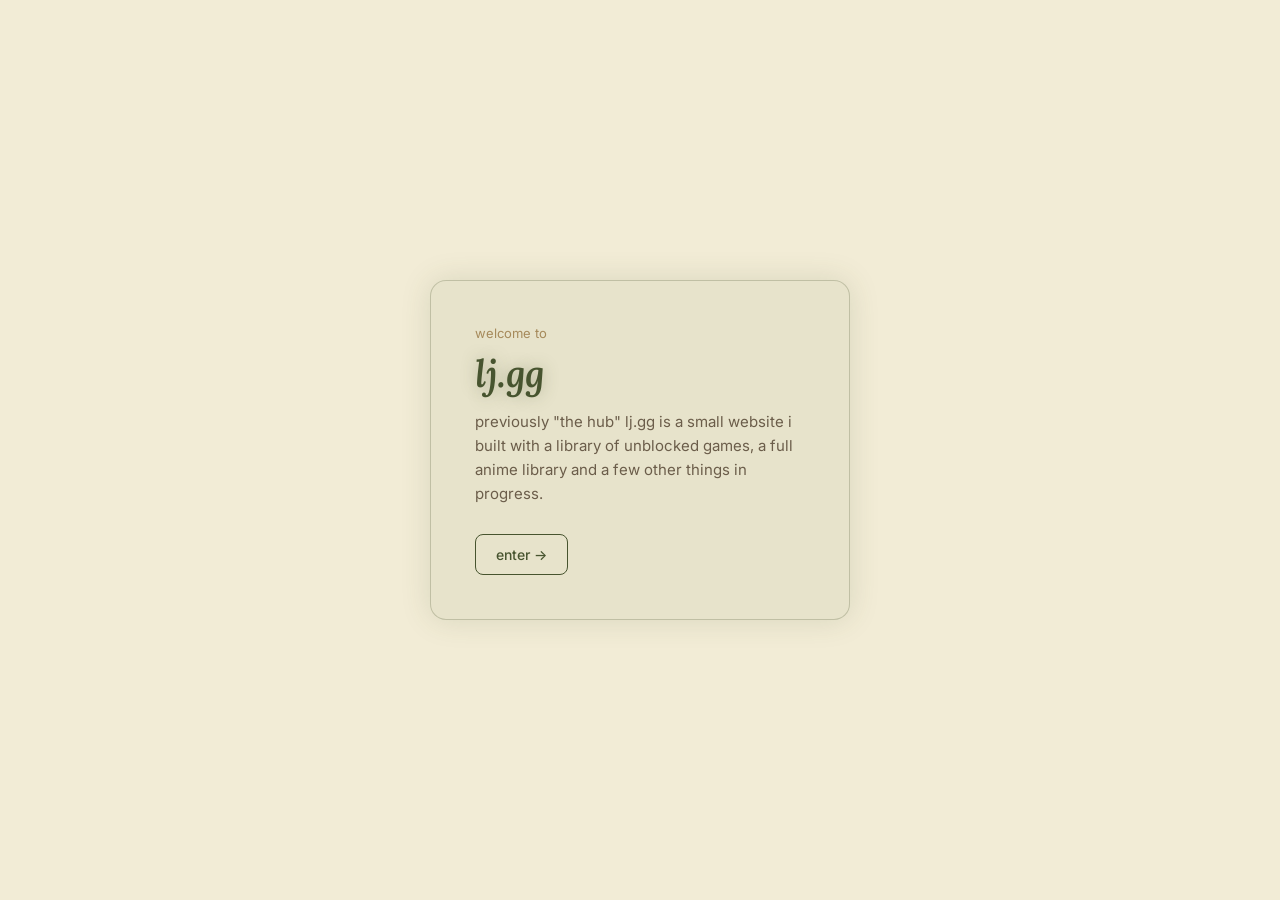
<file: index.html>
<!DOCTYPE html>
<html lang="en">
<head>
    <meta charset="UTF-8">
    <meta name="viewport" content="width=device-width, initial-scale=1.0">
    <title>lj.gg</title>
    <link rel="icon" href="favicon.ico?v=3">
    <link rel="preconnect" href="https://fonts.googleapis.com">
    <link rel="preconnect" href="https://fonts.gstatic.com" crossorigin>
    <link href="https://fonts.googleapis.com/css2?family=Lora:ital,wght@0,500;0,600;1,500&family=Inter:wght@400;500;600&display=swap" rel="stylesheet">
    <link rel="stylesheet" href="/music-player.css">
    <style>
        :root {
            --cream: #f2ecd6;
            --ink: #2b2115;
            --olive: #47542f;
            --clay: #a68a5b;
            --muted: #6b5d4a;
        }

        * {
            margin: 0;
            padding: 0;
            box-sizing: border-box;
        }

        body {
            min-height: 100vh;
            display: flex;
            justify-content: center;
            align-items: center;
            padding: 24px;

            background: var(--cream);
            color: var(--ink);
            font-family: 'Inter', -apple-system, BlinkMacSystemFont, "Segoe UI", sans-serif;
            -webkit-font-smoothing: antialiased;
            overflow: hidden;
        }

        :focus-visible {
            outline: 2px solid var(--olive);
            outline-offset: 3px;
        }

        .card {
            text-align: left;
            max-width: 420px;
            padding: 44px;
            border-radius: 16px;
            background: rgba(71, 84, 47, 0.06);
            border: 1px solid rgba(71, 84, 47, 0.25);
            box-shadow: 0 0 30px rgba(71, 84, 47, 0.15);
            transition: opacity 0.3s ease;
        }

        p.eyebrow {
            font-size: 13px;
            color: var(--clay);
            margin-bottom: 12px;
        }

        h1 {
            font-family: 'Lora', serif;
            font-weight: 600;
            font-style: italic;
            font-size: 38px;
            line-height: 1.1;
            color: var(--olive);
            text-shadow: 0 0 16px rgba(71, 84, 47, 0.35);
            letter-spacing: -0.01em;
        }

        p.lede {
            margin-top: 16px;
            font-size: 15px;
            line-height: 1.6;
            color: var(--muted);
        }

        button {
            margin-top: 28px;
            padding: 11px 20px;
            border: 1px solid var(--olive);
            border-radius: 8px;
            background: transparent;
            color: var(--olive);
            cursor: pointer;
            font-family: 'Inter', sans-serif;
            font-size: 14px;
            font-weight: 500;
            transition: background 0.15s ease, color 0.15s ease, box-shadow 0.15s ease;
        }

        button:hover {
            background: var(--olive);
            color: var(--cream);
            box-shadow: 0 0 18px var(--olive);
        }

        .bloom {
            position: fixed;
            width: 40px;
            height: 40px;
            border-radius: 50%;
            background: var(--olive);
            transform: translate(-50%, -50%) scale(0);
            pointer-events: none;
            z-index: 9999;
            transition: transform 0.65s cubic-bezier(0.65, 0, 0.35, 1);
        }

        @media (prefers-reduced-motion: reduce) {
            * { transition: none !important; }
        }
    </style>
</head>

<body>
    <div class="card" id="card">
        <p class="eyebrow">welcome to</p>
        <h1>lj.gg</h1>
        <p class="lede">previously "the hub" lj.gg is a small website i built with a library of unblocked games, a full anime library  and a few other things in progress.</p>
        <button id="enter-btn">enter →</button>
    </div>

    <div class="bloom" id="bloom"></div>

    <script>
        const btn = document.getElementById("enter-btn");
        const card = document.getElementById("card");
        const bloom = document.getElementById("bloom");
        const reduceMotion = window.matchMedia("(prefers-reduced-motion: reduce)").matches;

        btn.addEventListener("click", (e) => {
            if (reduceMotion) {
                window.location.href = "home.html";
                return;
            }

            const rect = btn.getBoundingClientRect();
            const x = rect.left + rect.width / 2;
            const y = rect.top + rect.height / 2;

            const maxDist = Math.hypot(
                Math.max(x, window.innerWidth - x),
                Math.max(y, window.innerHeight - y)
            );
            const scale = (maxDist * 2.2) / 40;

            bloom.style.left = x + "px";
            bloom.style.top = y + "px";
            card.style.opacity = "0";

            requestAnimationFrame(() => {
                bloom.style.transform = `translate(-50%, -50%) scale(${scale})`;
            });

            setTimeout(() => {
                window.location.href = "home.html";
            }, 600);
        });
    </script>
</body>
</html>
</file>
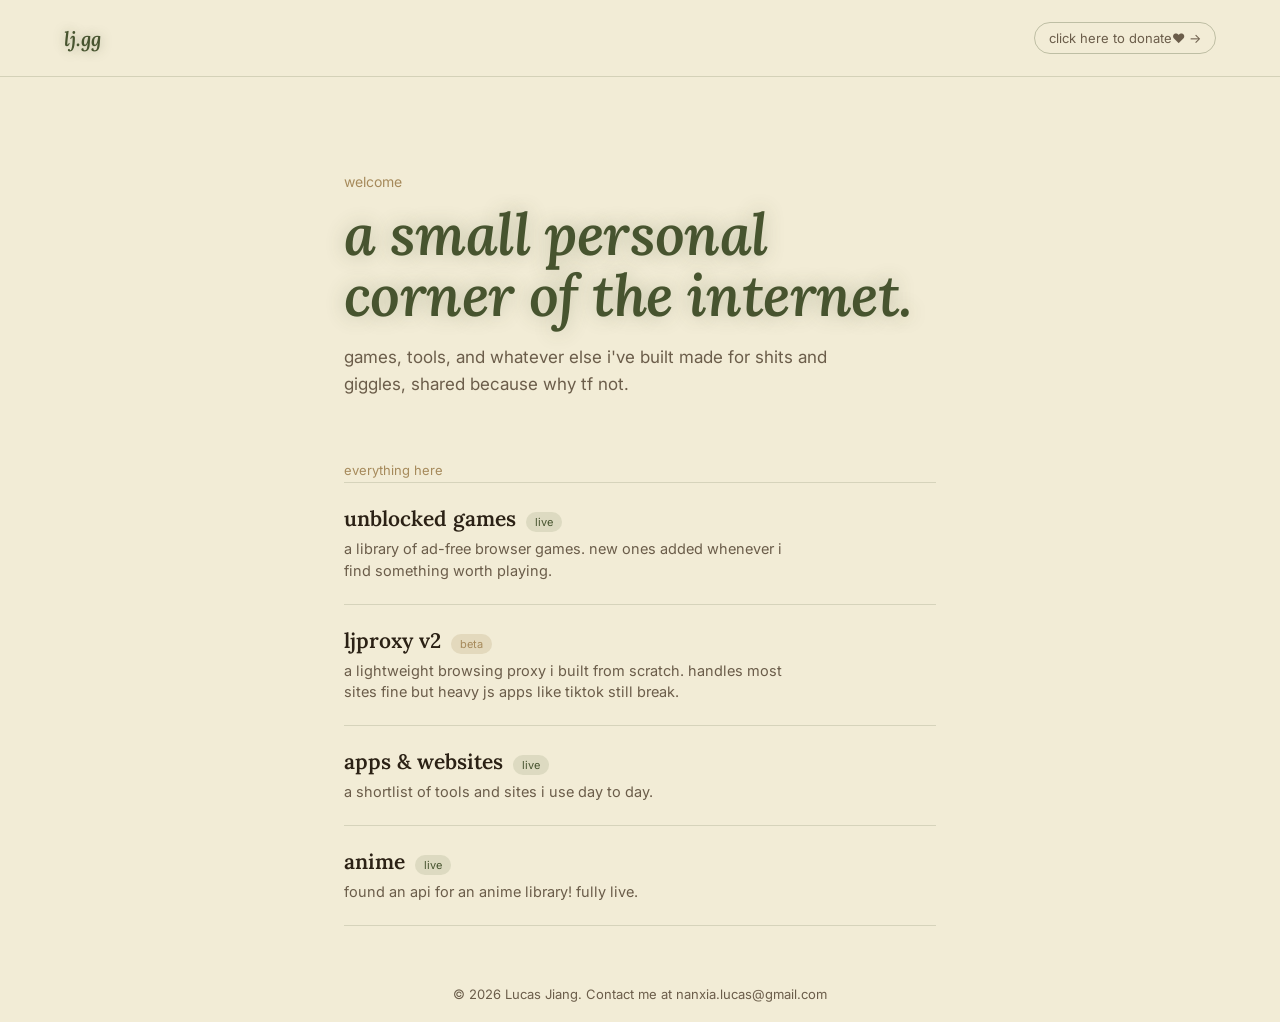
<file: home.html>
<!DOCTYPE html>
<html lang="en">
<head>
    <meta charset="UTF-8">
    <meta name="viewport" content="width=device-width, initial-scale=1.0">
    <title>lj.gg</title>
    <link rel="icon" href="favicon.ico?v=3">
    <link rel="preconnect" href="https://fonts.googleapis.com">
    <link rel="preconnect" href="https://fonts.gstatic.com" crossorigin>
    <link href="https://fonts.googleapis.com/css2?family=Lora:ital,wght@0,500;0,600;1,500&family=Inter:wght@400;500;600&display=swap" rel="stylesheet">
    <link rel="stylesheet" href="/music-player.css">
    <style>
        :root {
            --cream: #f2ecd6;
            --cream-deep: #e8dfc2;
            --ink: #2b2115;
            --olive: #47542f;
            --olive-deep: #333d22;
            --clay: #a68a5b;
            --muted: #6b5d4a;
        }

        * {
            margin: 0;
            padding: 0;
            box-sizing: border-box;
        }

        html {
            scroll-behavior: smooth;
        }

        body {
            background: var(--cream);
            color: var(--ink);
            font-family: 'Inter', -apple-system, BlinkMacSystemFont, "Segoe UI", sans-serif;
            min-height: 100vh;
            -webkit-font-smoothing: antialiased;
        }

        a {
            color: inherit;
        }

        :focus-visible {
            outline: 2px solid var(--olive);
            outline-offset: 3px;
        }

        nav {
            display: flex;
            align-items: center;
            justify-content: space-between;
            padding: 22px clamp(24px, 6vw, 64px);
            border-bottom: 1px solid rgba(71, 84, 47, 0.18);
        }

        nav .wordmark {
            font-family: 'Lora', serif;
            font-weight: 600;
            font-style: italic;
            font-size: 20px;
            color: var(--olive);
            text-shadow: 0 0 12px rgba(71, 84, 47, 0.35);
        }

        nav .quicklink {
            font-size: 13px;
            color: var(--muted);
            text-decoration: none;
            border: 1px solid rgba(71, 84, 47, 0.3);
            padding: 7px 14px;
            border-radius: 999px;
            transition: color 0.15s ease, border-color 0.15s ease;
        }

        nav .quicklink:hover {
            color: var(--olive);
            border-color: var(--olive);
        }

        main {
            max-width: 720px;
            margin: 0 auto;
            padding: clamp(48px, 10vw, 96px) clamp(24px, 6vw, 64px) 40px;
        }

        .hero p.eyebrow {
            font-size: 14px;
            color: var(--clay);
            margin-bottom: 14px;
        }

        .hero h1 {
            font-family: 'Lora', serif;
            font-weight: 600;
            font-style: italic;
            font-size: clamp(40px, 7vw, 58px);
            line-height: 1.05;
            color: var(--olive);
            text-shadow: 0 0 20px rgba(71, 84, 47, 0.3);
            letter-spacing: -0.01em;
        }

        .hero p.lede {
            margin-top: 18px;
            max-width: 46ch;
            font-size: 17px;
            line-height: 1.6;
            color: var(--muted);
        }

        .index {
            margin-top: 64px;
        }

        .index-heading {
            font-size: 13px;
            color: var(--clay);
            margin-bottom: 4px;
        }

        .entry {
            display: block;
            text-decoration: none;
            padding: 22px 0;
            border-bottom: 1px solid rgba(71, 84, 47, 0.16);
        }

        .entry:first-of-type {
            border-top: 1px solid rgba(71, 84, 47, 0.16);
        }

        .entry-row {
            display: flex;
            align-items: baseline;
            justify-content: space-between;
            gap: 16px;
        }

        .entry-title-group {
            display: flex;
            align-items: baseline;
            gap: 10px;
            flex-wrap: wrap;
        }

        .entry-title {
            font-family: 'Lora', serif;
            font-weight: 600;
            font-size: 21px;
            color: var(--ink);
            position: relative;
        }

        .entry-title::after {
            content: "";
            position: absolute;
            left: 0;
            bottom: -2px;
            width: 0%;
            height: 1px;
            background: var(--olive);
            transition: width 0.2s ease;
        }

        .entry:hover .entry-title::after {
            width: 100%;
        }

        .entry:hover .entry-title {
            color: var(--olive);
        }

        .tag {
            font-size: 11px;
            padding: 3px 9px;
            border-radius: 999px;
            white-space: nowrap;
        }

        .tag.live {
            background: rgba(65, 95, 40, 0.12);
            color: var(--olive);
        }

        .tag.alpha {
            background: rgba(166, 138, 91, 0.2);
            color: var(--clay);
        }

        .tag.soon {
            background: rgba(107, 93, 74, 0.12);
            color: var(--muted);
        }

	.tag.beta {
            background: rgba(166, 138, 91, 0.2);
            color: var(--clay);
        }

	.arrow {
            font-family: 'Lora', serif;
            font-style: italic;
            color: var(--olive);
            opacity: 0;
            transform: translateX(-6px);
            transition: opacity 0.2s ease, transform 0.2s ease;
            flex-shrink: 0;
        }

        .entry:hover .arrow {
            opacity: 1;
            transform: translateX(0);
        }

        .entry-desc {
            margin-top: 6px;
            font-size: 14.5px;
            color: var(--muted);
            max-width: 52ch;
            line-height: 1.5;
        }

        footer {
            max-width: 720px;
            margin: 0 auto;
            padding: 30px clamp(24px, 6vw, 64px) 50px;
            font-size: 13px;
            color: var(--muted);
        }

        @media (prefers-reduced-motion: reduce) {
            * {
                transition: none !important;
                scroll-behavior: auto !important;
            }
        }

        .bloom-arrival {
            position: fixed;
            inset: 0;
            background: var(--olive);
            z-index: 9999;
            pointer-events: none;
            opacity: 1;
            transition: opacity 0.45s ease;
        }

        .bloom-arrival.fade-out {
            opacity: 0;
        }
    </style>
</head>
<body>

    <div class="bloom-arrival" id="bloom-arrival"></div>

    <nav>
        <span class="wordmark">lj.gg</span>
        <a href="https://example.com" class="quicklink">click here to donate❤️ →</a>
    </nav>

    <main>

        <section class="hero">
            <p class="eyebrow">welcome</p>
            <h1>a small personal<br>corner of the internet.</h1>
            <p class="lede">games, tools, and whatever else i've built made for shits and giggles, shared because why tf not.</p>
        </section>

        <section class="index">
            <p class="index-heading">everything here</p>

            <a href="games/" class="entry">
                <div class="entry-row">
                    <div class="entry-title-group">
                        <span class="entry-title">unblocked games</span>
                        <span class="tag live">live</span>
                    </div>
                    <span class="arrow">→</span>
                </div>
                <p class="entry-desc">a library of ad-free browser games. new ones added whenever i find something worth playing.</p>
            </a>

            <a href="https://ljproxy.lucas.nanpro.com.au/" class="entry">
                <div class="entry-row">
                    <div class="entry-title-group">
                        <span class="entry-title">ljproxy v2</span>
                        <span class="tag beta">beta</span>
                    </div>
                    <span class="arrow">→</span>
                </div>
                <p class="entry-desc">a lightweight browsing proxy i built from scratch. handles most sites fine but heavy js apps like tiktok still break.</p>
            </a>

            <a href="apps-websites/" class="entry">
                <div class="entry-row">
                    <div class="entry-title-group">
                        <span class="entry-title">apps &amp; websites</span>
                        <span class="tag live">live</span>
                    </div>
                    <span class="arrow">→</span>
                </div>
                <p class="entry-desc">a shortlist of tools and sites i use day to day.</p>
            </a>

            <a href="anime/" class="entry">
                <div class="entry-row">
                    <div class="entry-title-group">
                        <span class="entry-title">anime</span>
                        <span class="tag live">live</span>
                    </div>
                    <span class="arrow">→</span>
                </div>
                <p class="entry-desc">found an api for an anime library! fully live.</p>
            </a>

        </section>

    </main>

    <footer style="text-align: center; padding: 20px 10px;">
    © 2026 Lucas Jiang. Contact me at nanxia.lucas@gmail.com
</footer>

<script>
    const bloomArrival = document.getElementById("bloom-arrival");
    if (bloomArrival) {
        requestAnimationFrame(() => {
            requestAnimationFrame(() => {
                bloomArrival.classList.add("fade-out");
            });
        });
        bloomArrival.addEventListener("transitionend", () => bloomArrival.remove());
        setTimeout(() => bloomArrival.remove(), 700);
    }
</script>

</body>
</html>
</file>
<file: music-player.css>
html, body {
  margin: 0;
  padding: 0;
  font-size: 16px;
}

#music-player {
  transform: scale(0.95);
  box-sizing: border-box;
  font-size: 14px;
  line-height: 1.1;
  position: fixed;
  bottom: 20px;
  left: 20px;
  width: 220px; !important;
  transform: scale(1) !important;

  background: rgba(61, 43, 31, 0.9);
  backdrop-filter: blur(12px);

  border: 1px solid rgba(166, 138, 91, 0.6);
  border-radius: 16px;

  padding: 12px;

  color: #f2ecd6;
  font-family: Arial, sans-serif;

  z-index: 9999;

  box-shadow:
    0 0 10px rgba(166, 138, 91, 0.3),
    0 0 25px rgba(166, 138, 91, 0.15);
}

#music-player * {
    margin: 0;
    padding: 0;
    box-sizing: border-box;
}

#music-header {
  display: flex;
  justify-content: space-between;
  align-items: center;

  margin-bottom: 6px;

  font-weight: bold;
  color: #a68a5b;

  cursor: move;
}

#song-title {
  overflow: hidden;
  white-space: nowrap;
  text-overflow: ellipsis;
}

#music-controls {
  display: flex;
  gap: 8px;
  margin-bottom: 6px
}

#music-controls button,
#music-minimize {
  background: transparent;
  border: 1px solid rgba(166, 138, 91, 0.5);

  color: #f2ecd6;

  border-radius: 8px;

  padding: 6px 10px;

  cursor: pointer;
}

#music-controls button:hover,
#music-minimize:hover {
  background: rgba(166, 138, 91, 0.2);
}
#music-progress {
  width: 100%;
  margin-top: 10px;
  accent-color: #a68a5b;
  touch-action: none;
  height: 6px;
}

#music-time {
  display: flex;
  justify-content: space-between;
  font-size: 12px;
  opacity: 0.8;
  margin-top: 4px;
}
#music-progress {
  accent-color: #a68a5b;
}
</file>
